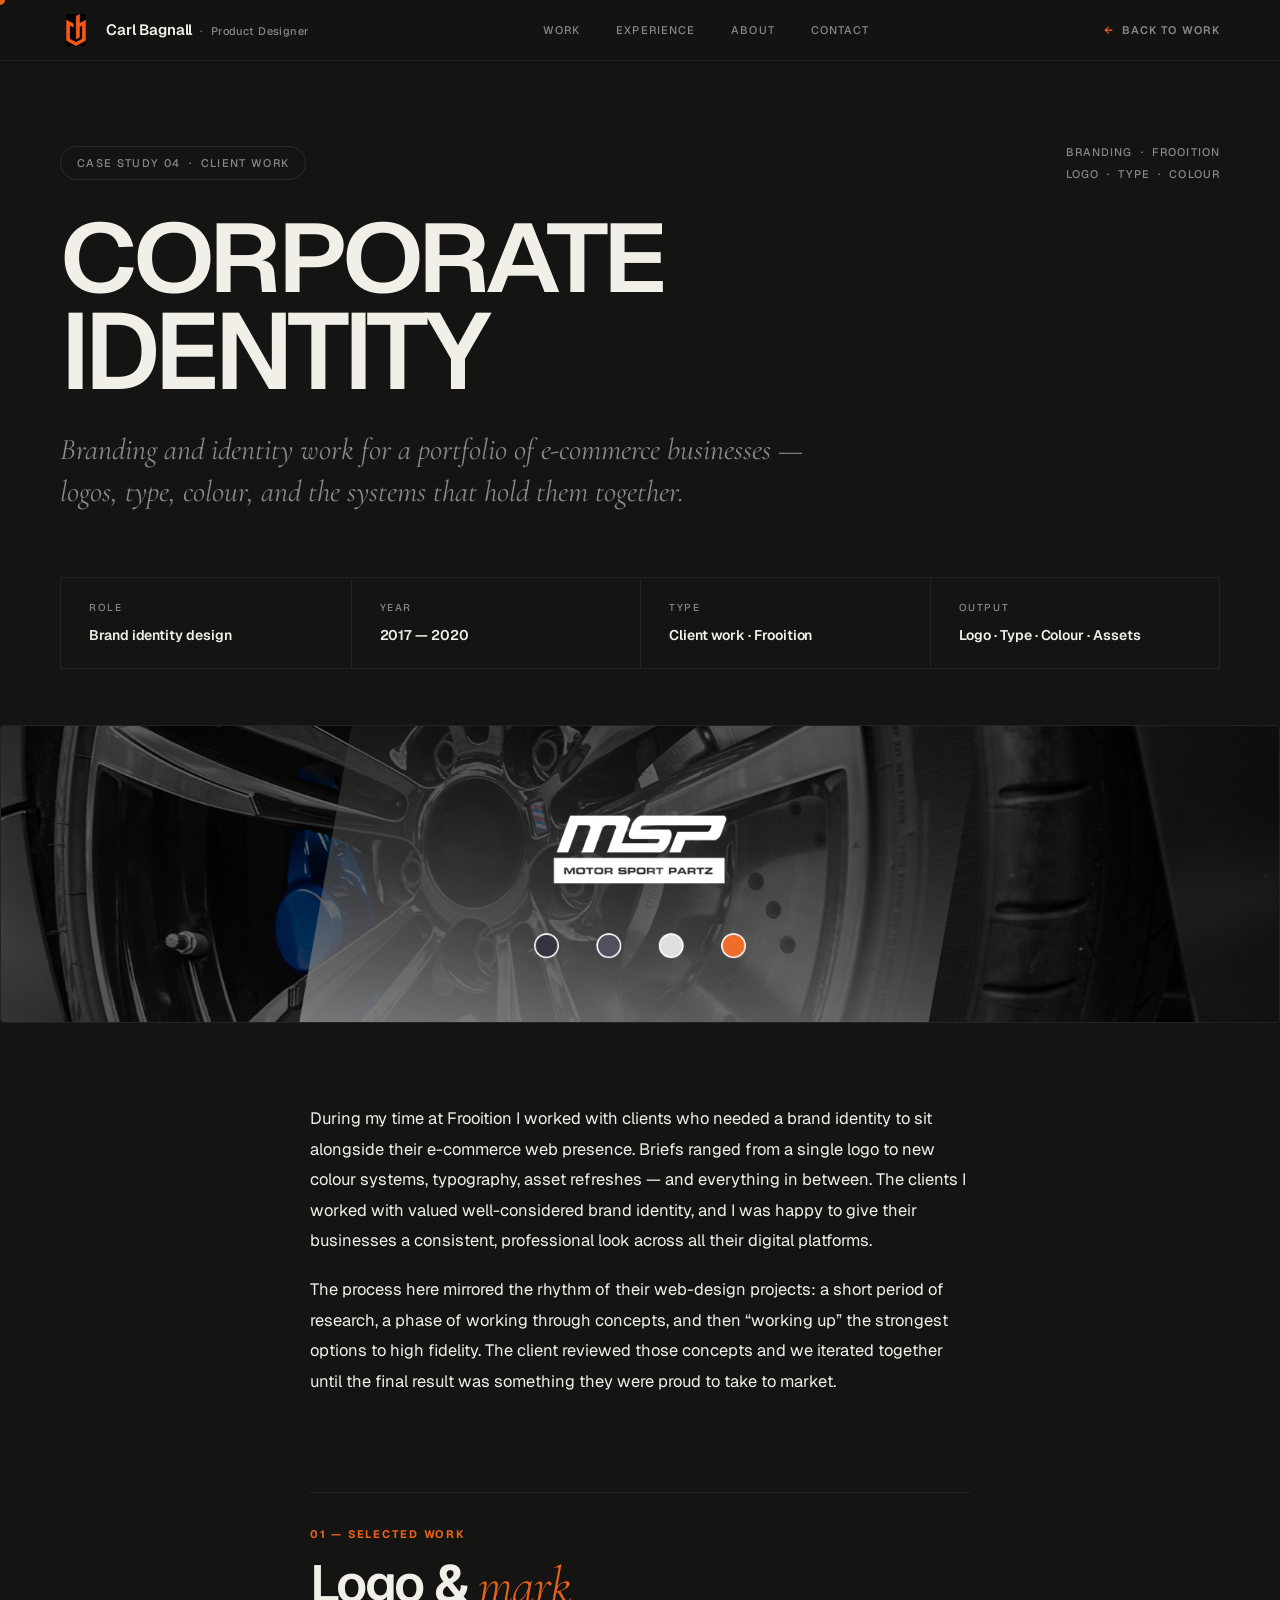
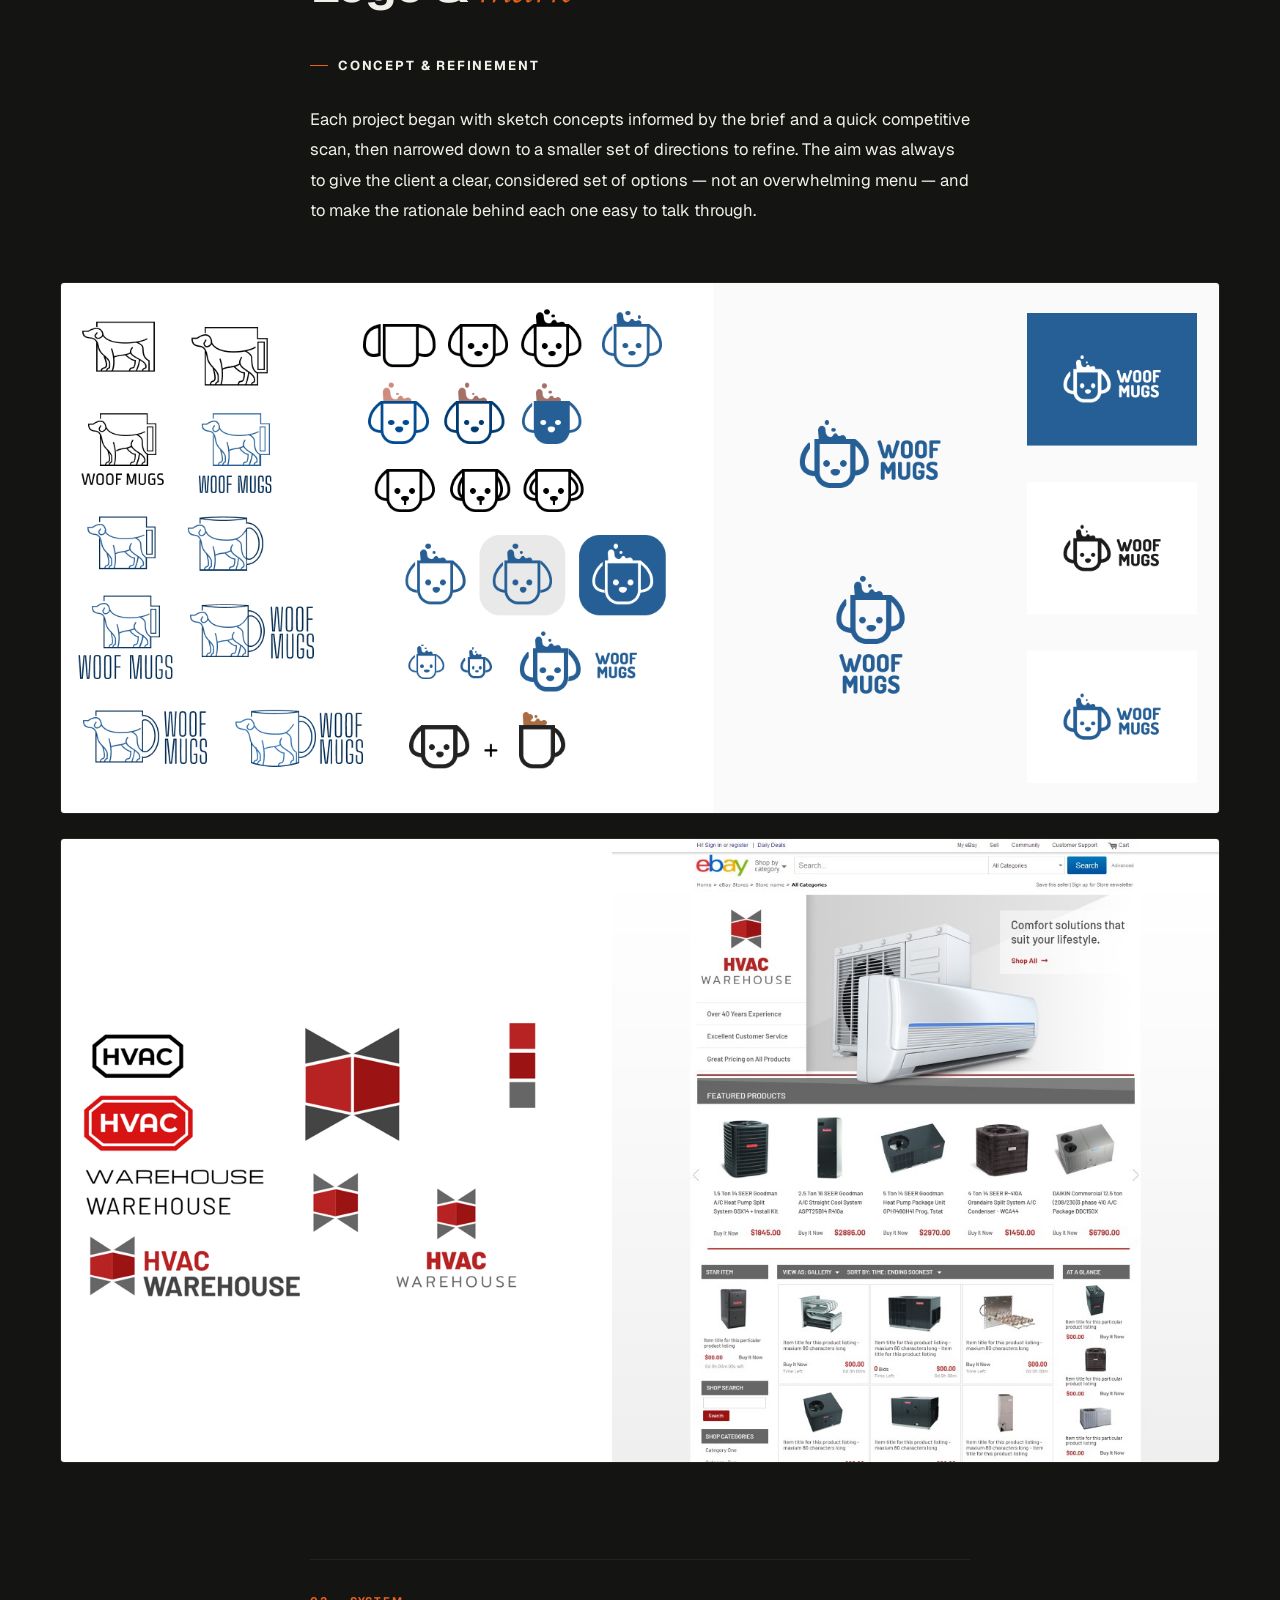
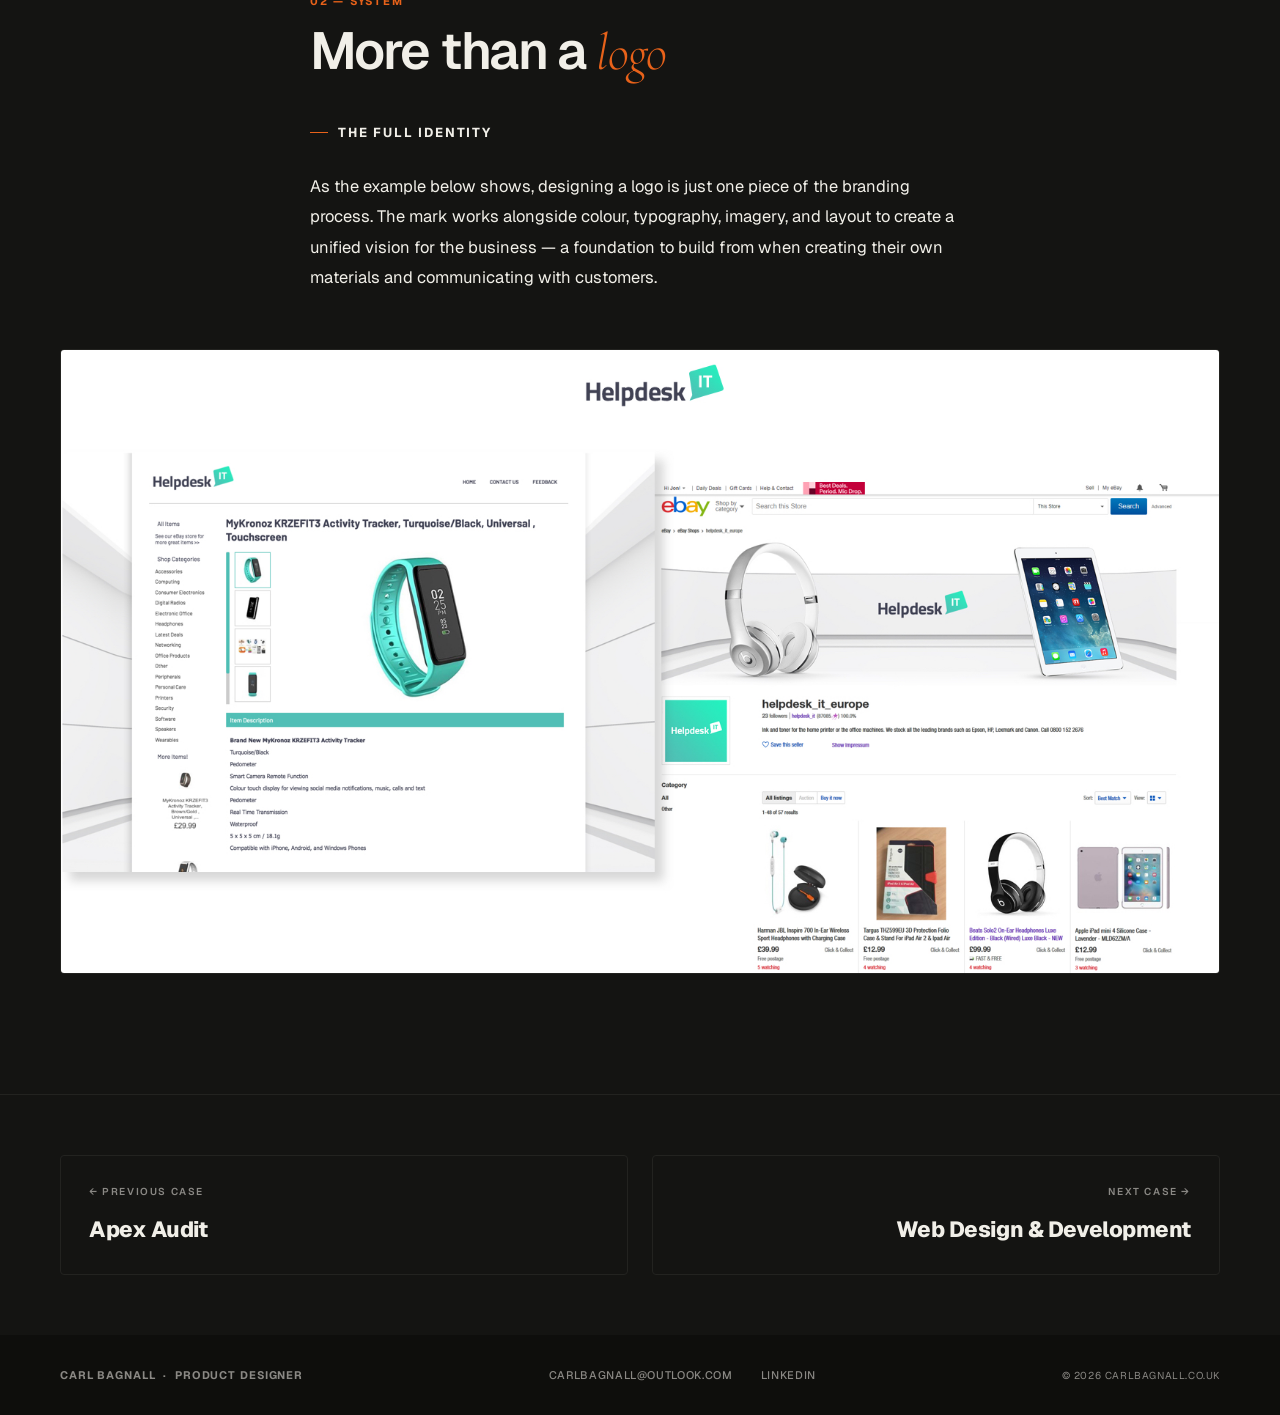
<file: identity.html>
<!DOCTYPE html>
<html lang="en-GB">
<head>
  <meta charset="UTF-8" />
  <meta name="viewport" content="width=device-width, initial-scale=1.0" />
  <meta name="description" content="Corporate Identity — branding and identity work for e-commerce businesses, by Carl Bagnall." />
  <title>Corporate Identity — Case study · Carl Bagnall</title>
  <link rel="icon" type="image/png" href="images/favicon-32x32.png" sizes="32x32" />
  <link rel="icon" type="image/png" href="images/favicon-16x16.png" sizes="16x16" />
  <link rel="preconnect" href="https://fonts.googleapis.com" />
  <link rel="preconnect" href="https://fonts.gstatic.com" crossorigin />
  <link href="https://fonts.googleapis.com/css2?family=Geist:wght@400;500;600;700;900&family=Cormorant+Garamond:ital,wght@1,300;1,400&display=swap" rel="stylesheet" />
  <link rel="stylesheet" href="case-study.css" />
</head>
<body>
  <a href="#case" class="skip-link">Skip to main content</a>
  <div class="cursor" id="cursor"></div>

  <!-- ── NAV ─────────────────────────────────────────────── -->
  <nav class="site-nav">
    <a href="index.html" class="nav-brand" aria-label="Carl Bagnall — back to home">
      <span class="nav-mark" aria-hidden="true"></span>
      <div class="nav-brand-text">
        <div class="name">Carl Bagnall</div>
        <div class="role">Product Designer</div>
      </div>
    </a>

    <div class="nav-links" role="navigation" aria-label="Main navigation">
      <a href="index.html#work">Work</a>
      <a href="index.html#experience">Experience</a>
      <a href="index.html#about">About</a>
      <a href="mailto:carlbagnall@outlook.com">Contact</a>
    </div>

    <a href="index.html#work" class="nav-back">
      <span class="arr">←</span> Back to work
    </a>
  </nav>

  <main id="case">
    <!-- ── HERO ──────────────────────────────────────────── -->
    <section class="case-hero" aria-label="Case introduction">
      <div class="case-eyebrow fade-up">
        <span class="pill">Case Study 04 &nbsp;·&nbsp; Client work</span>
        <div class="case-eyebrow-meta">
          <div>Branding &nbsp;·&nbsp; Frooition</div>
          <div>Logo &nbsp;·&nbsp; Type &nbsp;·&nbsp; Colour</div>
        </div>
      </div>

      <h1 class="case-title fade-up">
        <span class="stretch">CORPORATE</span>
        <span class="serif">identity</span>
      </h1>

      <p class="case-subtitle fade-up">
        Branding and identity work for a portfolio of e-commerce businesses — logos, type, colour, and the systems that hold them together.
      </p>

      <div class="case-meta fade-up">
        <div class="m">
          <div class="ml">Role</div>
          <div class="mv">Brand identity design</div>
        </div>
        <div class="m">
          <div class="ml">Year</div>
          <div class="mv">2017 — 2020</div>
        </div>
        <div class="m">
          <div class="ml">Type</div>
          <div class="mv">Client work · Frooition</div>
        </div>
        <div class="m">
          <div class="ml">Output</div>
          <div class="mv">Logo · Type · Colour · Assets</div>
        </div>
      </div>
    </section>

    <!-- ── HERO IMAGE ────────────────────────────────────── -->
    <section class="case-hero-img" aria-label="Hero composition">
      <img src="images/identity-main.jpg" alt="Corporate identity hero composition" />
    </section>

    <!-- ── INTRO ─────────────────────────────────────────── -->
    <article class="case-article" style="margin-top: 80px;">
      <p>
        During my time at Frooition I worked with clients who needed a brand identity to sit alongside their e-commerce web presence. Briefs ranged from a single logo to new colour systems, typography, asset refreshes — and everything in between. The clients I worked with valued well-considered brand identity, and I was happy to give their businesses a consistent, professional look across all their digital platforms.
      </p>
      <p>
        The process here mirrored the rhythm of their web-design projects: a short period of research, a phase of working through concepts, and then “working up” the strongest options to high fidelity. The client reviewed those concepts and we iterated together until the final result was something they were proud to take to market.
      </p>
    </article>

    <!-- ── 01 IDENTITY EXAMPLES ───────────────────────────── -->
    <article class="case-article">
      <h2>
        <span class="num">01 — Selected work</span>
        Logo &amp; <span class="em">mark</span>
      </h2>

      <h3>Concept &amp; refinement</h3>
      <p>Each project began with sketch concepts informed by the brief and a quick competitive scan, then narrowed down to a smaller set of directions to refine. The aim was always to give the client a clear, considered set of options — not an overwhelming menu — and to make the rationale behind each one easy to talk through.</p>
    </article>

    <figure class="case-figure">
      <img src="images/identity-3.jpg" alt="Identity concept exploration" />
    </figure>
    <figure class="case-figure">
      <img src="images/identity-2.jpg" alt="Identity refinement and applications" />
    </figure>

    <!-- ── 02 SYSTEM ──────────────────────────────────────── -->
    <article class="case-article">
      <h2>
        <span class="num">02 — System</span>
        More than a <span class="em">logo</span>
      </h2>

      <h3>The full identity</h3>
      <p>As the example below shows, designing a logo is just one piece of the branding process. The mark works alongside colour, typography, imagery, and layout to create a unified vision for the business — a foundation to build from when creating their own materials and communicating with customers.</p>
    </article>

    <figure class="case-figure">
      <img src="images/identity-1.jpg" alt="Full identity system applied to brand assets" />
    </figure>
  </main>

  <!-- ── PREV / NEXT ─────────────────────────────────────── -->
  <section class="case-nav-row" aria-label="Case navigation">
    <a href="apexaudit.html" class="nv-prev">
      <div class="nv-label">← Previous case</div>
      <div class="nv-name">Apex Audit</div>
    </a>
    <a href="webdesign.html" class="nv-next">
      <div class="nv-label">Next case →</div>
      <div class="nv-name">Web Design &amp; Development</div>
    </a>
  </section>

  <!-- ── FOOTER ──────────────────────────────────────────── -->
  <footer id="contact">
    <div class="footer-brand">
      <span>Carl Bagnall &nbsp;·&nbsp; Product Designer</span>
    </div>
    <nav class="footer-right" aria-label="Social and contact links">
      <a href="mailto:carlbagnall@outlook.com">carlbagnall@outlook.com</a>
      <a href="https://www.linkedin.com/in/carl-bagnall-45b8b7b5" target="_blank" rel="noopener">LinkedIn</a>
    </nav>
    <span class="footer-copy">© <span class="js-year">2026</span> carlbagnall.co.uk</span>
  </footer>

  <script src="case-study.js"></script>
</body>
</html>
</file>
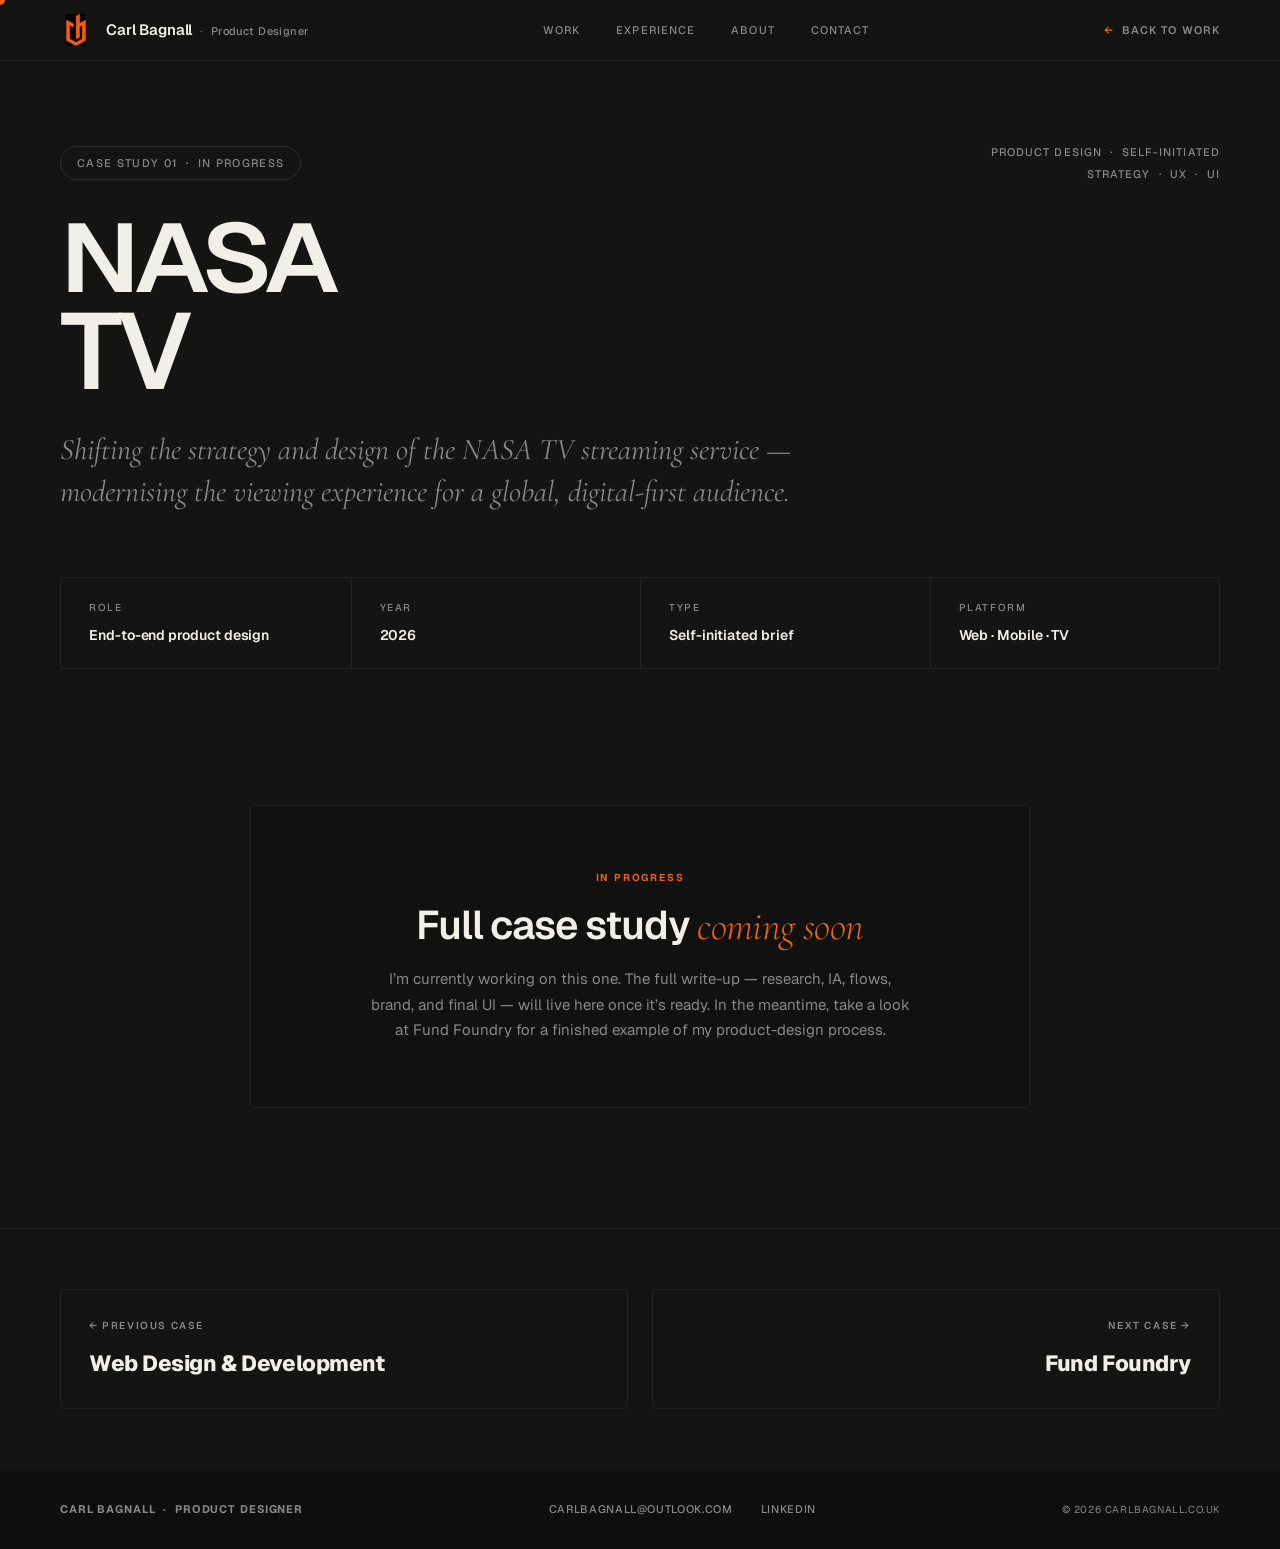
<file: nasatvcs.html>
<!DOCTYPE html>
<html lang="en-GB">
<head>
  <meta charset="UTF-8" />
  <meta name="viewport" content="width=device-width, initial-scale=1.0" />
  <meta name="description" content="NASA TV — case study by Carl Bagnall. Shifting the strategy and design of the NASA TV streaming service. Coming soon." />
  <title>NASA TV — Case study · Carl Bagnall</title>
  <link rel="icon" type="image/png" href="images/favicon-32x32.png" sizes="32x32" />
  <link rel="icon" type="image/png" href="images/favicon-16x16.png" sizes="16x16" />
  <link rel="preconnect" href="https://fonts.googleapis.com" />
  <link rel="preconnect" href="https://fonts.gstatic.com" crossorigin />
  <link href="https://fonts.googleapis.com/css2?family=Geist:wght@400;500;600;700;900&family=Cormorant+Garamond:ital,wght@1,300;1,400&display=swap" rel="stylesheet" />
  <link rel="stylesheet" href="case-study.css" />
</head>
<body>
  <a href="#case" class="skip-link">Skip to main content</a>
  <div class="cursor" id="cursor"></div>

  <!-- ── NAV ─────────────────────────────────────────────── -->
  <nav class="site-nav">
    <a href="index.html" class="nav-brand" aria-label="Carl Bagnall — back to home">
      <span class="nav-mark" aria-hidden="true"></span>
      <div class="nav-brand-text">
        <div class="name">Carl Bagnall</div>
        <div class="role">Product Designer</div>
      </div>
    </a>

    <div class="nav-links" role="navigation" aria-label="Main navigation">
      <a href="index.html#work">Work</a>
      <a href="index.html#experience">Experience</a>
      <a href="index.html#about">About</a>
      <a href="mailto:carlbagnall@outlook.com">Contact</a>
    </div>

    <a href="index.html#work" class="nav-back">
      <span class="arr">←</span> Back to work
    </a>
  </nav>

  <main id="case">
    <!-- ── HERO ──────────────────────────────────────────── -->
    <section class="case-hero" aria-label="Case introduction">
      <div class="case-eyebrow fade-up">
        <span class="pill">Case Study 01 &nbsp;·&nbsp; In progress</span>
        <div class="case-eyebrow-meta">
          <div>Product Design &nbsp;·&nbsp; Self-initiated</div>
          <div>Strategy &nbsp;·&nbsp; UX &nbsp;·&nbsp; UI</div>
        </div>
      </div>

      <h1 class="case-title fade-up">
        <span class="stretch">NASA</span>
        <span class="serif">tv</span>
      </h1>

      <p class="case-subtitle fade-up">
        Shifting the strategy and design of the NASA TV streaming service — modernising the viewing experience for a global, digital-first audience.
      </p>

      <div class="case-meta fade-up">
        <div class="m">
          <div class="ml">Role</div>
          <div class="mv">End-to-end product design</div>
        </div>
        <div class="m">
          <div class="ml">Year</div>
          <div class="mv">2026</div>
        </div>
        <div class="m">
          <div class="ml">Type</div>
          <div class="mv">Self-initiated brief</div>
        </div>
        <div class="m">
          <div class="ml">Platform</div>
          <div class="mv">Web · Mobile · TV</div>
        </div>
      </div>
    </section>

    <!-- ── COMING SOON ───────────────────────────────────── -->
    <section class="coming-soon" aria-label="Case study coming soon">
      <div class="cs-eyebrow">In progress</div>
      <h2>Full case study <span class="em">coming soon</span></h2>
      <p>
        I’m currently working on this one. The full write-up — research, IA, flows, brand, and final UI — will live here once it’s ready. In the meantime, take a look at <a href="fundfoundry.html">Fund Foundry</a> for a finished example of my product-design process.
      </p>
    </section>
  </main>

  <!-- ── PREV / NEXT ─────────────────────────────────────── -->
  <section class="case-nav-row" aria-label="Case navigation">
    <a href="webdesign.html" class="nv-prev">
      <div class="nv-label">← Previous case</div>
      <div class="nv-name">Web Design &amp; Development</div>
    </a>
    <a href="fundfoundry.html" class="nv-next">
      <div class="nv-label">Next case →</div>
      <div class="nv-name">Fund Foundry</div>
    </a>
  </section>

  <!-- ── FOOTER ──────────────────────────────────────────── -->
  <footer id="contact">
    <div class="footer-brand">
      <span>Carl Bagnall &nbsp;·&nbsp; Product Designer</span>
    </div>
    <nav class="footer-right" aria-label="Social and contact links">
      <a href="mailto:carlbagnall@outlook.com">carlbagnall@outlook.com</a>
      <a href="https://www.linkedin.com/in/carl-bagnall-45b8b7b5" target="_blank" rel="noopener">LinkedIn</a>
    </nav>
    <span class="footer-copy">© <span class="js-year">2026</span> carlbagnall.co.uk</span>
  </footer>

  <script src="case-study.js"></script>
</body>
</html>
</file>
<file: case-study.css>
/* ── Shared stylesheet for all case-study pages ───────────── */

/* ── RESET & BASE ─────────────────────────────────────────── */
*, *::before, *::after { box-sizing: border-box; margin: 0; padding: 0; }
html { scroll-behavior: smooth; }

:root {
  --bg:        #141412;
  --bg-alt:    #111110;
  --border:    #232320;
  --border-2:  #1c1c1a;
  --text:      #F1EFE8;
  --muted:     #8a8884;
  --dim:       #706e6a;
  --ghost:     #606060;
  --orange:    #E8621A;
  --orange-dk: #2a1508;
  --orange-bd: #3e1e0a;
  --green:     #1D9E75;
  --green-dk:  #0a1a14;
  --green-bd:  #0e2e20;
  --purple:    #7F77DD;
  --purple-dk: #0c0c1a;
  --purple-bd: #1a1a30;
  --font-sans: 'Geist', sans-serif;
  --font-serif:'Cormorant Garamond', serif;
}

body {
  font-family: var(--font-sans);
  background: var(--bg);
  color: var(--text);
  font-size: 16px;
  line-height: 1.5;
  -webkit-font-smoothing: antialiased;
}
a { text-decoration: none; color: inherit; }

/* ── ACCESSIBILITY ──────────────────────────────────────── */
.skip-link {
  position: absolute; top: -100%; left: 16px;
  background: var(--orange); color: #141412;
  font-size: 13px; font-weight: 700;
  padding: 10px 20px; border-radius: 0 0 6px 6px;
  z-index: 10000; letter-spacing: 0.06em; text-transform: uppercase;
  transition: top 0.2s ease;
}
.skip-link:focus { top: 0; outline: none; }
:focus-visible { outline: 2px solid var(--orange); outline-offset: 3px; border-radius: 2px; }
:focus:not(:focus-visible) { outline: none; }

/* ── CUSTOM CURSOR ──────────────────────────────────────── */
body { cursor: none; }
.cursor {
  position: fixed; width: 10px; height: 10px;
  background: var(--orange); border-radius: 50%;
  pointer-events: none; z-index: 9999;
  transform: translate(-50%, -50%);
  transition: transform 0.1s ease, width 0.2s ease, height 0.2s ease, opacity 0.2s ease;
}
.cursor.hover {
  width: 40px; height: 40px;
  background: transparent;
  border: 1.5px solid var(--orange);
  opacity: 0.6;
}

/* ── PAGE FADE-IN ──────────────────────────────────────── */
@keyframes fadeUp {
  from { opacity: 0; transform: translateY(24px); }
  to   { opacity: 1; transform: translateY(0); }
}
.fade-up { opacity: 0; animation: fadeUp 0.7s ease forwards; }
.fade-up:nth-child(1) { animation-delay: 0.05s; }
.fade-up:nth-child(2) { animation-delay: 0.15s; }
.fade-up:nth-child(3) { animation-delay: 0.25s; }
.fade-up:nth-child(4) { animation-delay: 0.35s; }

/* ── NAV ────────────────────────────────────────────────── */
nav.site-nav {
  position: sticky; top: 0; z-index: 100;
  display: flex; justify-content: space-between; align-items: center;
  padding: 14px 60px;
  background: rgba(20, 20, 18, 0.92);
  backdrop-filter: blur(12px);
  border-bottom: 0.5px solid var(--border);
}
.nav-brand {
  display: flex; align-items: center; gap: 14px;
}
.nav-brand img { height: 32px; width: auto; display: block; }
.nav-brand .nav-mark {
  display: block;
  flex-shrink: 0;
  width: 32px; height: 32px;
  background-image: url([data-uri]);
  background-size: contain;
  background-repeat: no-repeat;
  background-position: center;
}
.nav-brand-text {
  display: flex; align-items: baseline; gap: 8px;
}
.nav-brand-text .name {
  font-size: 15px; font-weight: 600;
  letter-spacing: -0.01em; color: var(--text); line-height: 1.2;
}
.nav-brand-text .role {
  font-size: 11px; color: var(--muted);
  font-weight: 500; letter-spacing: 0.04em; line-height: 1.2;
}
.nav-brand-text .role::before {
  content: '·'; margin-right: 8px; color: var(--dim);
}
.nav-links { display: flex; gap: 36px; }
.nav-links a {
  font-size: 11px; color: var(--muted);
  letter-spacing: 0.1em; text-transform: uppercase; font-weight: 500;
  transition: color 0.2s ease;
}
.nav-links a:hover { color: var(--text); }
.nav-back {
  display: inline-flex; align-items: center; gap: 8px;
  font-size: 11px; color: var(--muted);
  letter-spacing: 0.1em; text-transform: uppercase; font-weight: 600;
  transition: color 0.2s ease;
}
.nav-back:hover { color: var(--orange); }
.nav-back .arr { color: var(--orange); transition: transform 0.2s ease; }
.nav-back:hover .arr { transform: translateX(-3px); }

/* ── CASE HERO ──────────────────────────────────────────── */
main { display: block; }
.case-hero {
  padding: 80px 60px 56px;
  max-width: 1400px; margin: 0 auto;
}
.case-eyebrow {
  display: flex; justify-content: space-between; align-items: center;
  margin-bottom: 36px; gap: 24px; flex-wrap: wrap;
}
.pill {
  font-size: 11px; letter-spacing: 0.12em; text-transform: uppercase;
  color: var(--muted); border: 0.5px solid #2C2C2A;
  padding: 8px 16px; border-radius: 999px; font-weight: 500;
}
.case-eyebrow-meta {
  font-size: 11px; color: var(--muted);
  letter-spacing: 0.1em; text-transform: uppercase;
  text-align: right; line-height: 2; font-weight: 500;
}

.case-title {
  font-family: var(--font-sans);
  font-size: clamp(64px, 8.4vw, 132px);
  font-weight: 600;
  letter-spacing: -0.045em;
  line-height: 0.86;
  color: var(--text);
}
.case-title .stretch {
  display: block; transform: scaleY(0.9); transform-origin: top; line-height: 0.78;
}
.case-title .serif {
  text-transform: uppercase;
  /* colour, font-family, weight, style and tracking all inherit from .case-title */
}

.case-subtitle {
  font-family: var(--font-serif);
  font-style: italic;
  font-weight: 400;
  font-size: clamp(22px, 2.4vw, 30px);
  color: var(--muted);
  max-width: 760px;
  margin-top: 32px;
  line-height: 1.4;
}

.case-meta {
  display: grid;
  grid-template-columns: repeat(4, 1fr);
  border: 0.5px solid var(--border);
  margin-top: 64px;
}
.case-meta .m {
  padding: 22px 28px;
  border-left: 0.5px solid var(--border);
}
.case-meta .m:first-child { border-left: none; }
.case-meta .ml {
  font-size: 10px; letter-spacing: 0.16em;
  text-transform: uppercase; color: var(--muted);
  font-weight: 500; margin-bottom: 10px;
}
.case-meta .mv {
  font-size: 14px; color: var(--text);
  font-weight: 600; letter-spacing: -0.005em;
}

/* ── HERO IMAGE ────────────────────────────────────────── */
.case-hero-img {
  /*max-width: 1400px;  padding: 0 60px;*/
  margin: 0 auto;
}
.case-hero-img img {
  width: 100%; height: auto; display: block;
  border: 0.5px solid var(--border); border-radius: 4px;
}

/* ── ARTICLE ───────────────────────────────────────────── */
.case-article {
  max-width: 780px;
  margin: 0 auto;
  padding: 0 60px;
}
.case-article + .case-article { margin-top: 28px; }
.case-article > * + * { margin-top: 28px; }

.case-article p {
  font-size: 16.5px;
  line-height: 1.85;
  color: var(--text);
  font-weight: 400;
}
.case-article p + p { margin-top: 18px; }

/* Numbered insight items — each gets a divider above and a touch more breathing room */
.case-article p.insight-head {
  margin-top: 44px;
  padding-top: 28px;
  border-top: 0.5px solid var(--border);
}

.case-article h2 {
  font-family: var(--font-sans);
  font-size: clamp(32px, 4.4vw, 52px);
  font-weight: 600;
  letter-spacing: -0.03em;
  line-height: 1;
  margin-top: 96px;
  padding-top: 36px;
  border-top: 0.5px solid var(--border);
  color: var(--text);
}
.case-article h2 .num {
  font-size: 11px;
  letter-spacing: 0.16em;
  text-transform: uppercase;
  color: var(--orange);
  font-family: var(--font-sans);
  font-weight: 700;
  display: block;
  margin-bottom: 18px;
}
.case-article h2 .em {
  font-family: var(--font-serif);
  font-style: italic;
  font-weight: 300;
  color: var(--orange);
  letter-spacing: -0.015em;
}

.case-article h3 {
  font-size: 13px;
  font-weight: 700;
  letter-spacing: 0.14em;
  text-transform: uppercase;
  color: var(--text);
  margin-top: 44px;
  display: flex; align-items: center; gap: 10px;
}
.case-article h3::before {
  content: '';
  display: inline-block;
  width: 18px; height: 1px;
  background: var(--orange);
}

.case-article a:not(.case-cta) {
  color: var(--orange);
  border-bottom: 1px solid rgba(232, 98, 26, 0.4);
  transition: border-color 0.2s ease;
}
.case-article a:not(.case-cta):hover { border-bottom-color: var(--orange); }

/* ── FIGURE (full-bleed inside a 1400 max) ─────────────── */
.case-figure {
  max-width: 1400px;
  margin: 56px auto 0;
  padding: 0 60px;
}
.case-figure img {
  width: 100%; height: auto; display: block;
  border: 0.5px solid var(--border); border-radius: 4px;
}
.case-figure video {
  width: 100%; height: auto; display: block;
  border: 0.5px solid var(--border); border-radius: 4px;
  background: #000;
}
.case-figure + .case-figure { margin-top: 24px; }

/* Match the figure→h3 visual gap when a figure is followed by an article
   (whose first child may be a paragraph, h3, or anything else) */
.case-figure + .case-article { margin-top: 44px; }
.case-figure + .case-article > h3:first-child { margin-top: 0; }

/* ── PROTOTYPE CTAs ────────────────────────────────────── */
.case-cta-row {
  display: flex; flex-wrap: wrap;
  gap: 14px;
  margin-top: 36px;
}
.case-cta {
  display: inline-flex; align-items: center; gap: 12px;
  padding: 14px 22px;
  border: 0.5px solid var(--orange-bd);
  background: var(--orange-dk);
  color: var(--orange);
  font-size: 11px; letter-spacing: 0.12em; text-transform: uppercase;
  font-weight: 700;
  border-radius: 3px;
  transition: background 0.2s ease, border-color 0.2s ease, transform 0.2s ease;
}
.case-cta:hover {
  background: rgba(232,98,26,0.14);
  border-color: var(--orange);
  transform: translateY(-1px);
}
.case-cta .play {
  display: inline-block;
  width: 0; height: 0;
  border-left: 7px solid var(--orange);
  border-top: 5px solid transparent;
  border-bottom: 5px solid transparent;
}

/* ── COMING-SOON BANNER (used by NASA TV stub) ─────────── */
.coming-soon {
  max-width: 780px;
  margin: 80px auto 0;
  padding: 64px 60px;
  text-align: center;
  border: 0.5px solid var(--border);
  border-radius: 4px;
  background: var(--bg-alt);
}
.coming-soon .cs-eyebrow {
  font-size: 10px; letter-spacing: 0.18em;
  text-transform: uppercase; color: var(--orange);
  font-weight: 700;
  margin-bottom: 18px;
}
.coming-soon h2 {
  font-family: var(--font-sans);
  font-size: clamp(28px, 3.4vw, 40px);
  font-weight: 600; letter-spacing: -0.03em;
  line-height: 1.1;
  color: var(--text);
}
.coming-soon h2 .em {
  font-family: var(--font-serif);
  font-style: italic; font-weight: 300;
  color: var(--orange); letter-spacing: -0.015em;
}
.coming-soon p {
  margin-top: 18px;
  font-size: 15px; line-height: 1.7;
  color: var(--muted);
  max-width: 540px;
  margin-left: auto; margin-right: auto;
}

/* ── PREV / NEXT CASE NAV ──────────────────────────────── */
.case-nav-row {
  max-width: 1400px; margin: 120px auto 0;
  padding: 60px;
  border-top: 0.5px solid var(--border);
  display: grid; grid-template-columns: 1fr 1fr;
  gap: 24px;
}
.case-nav-row a {
  display: flex; flex-direction: column;
  padding: 28px 28px;
  border: 0.5px solid var(--border);
  border-radius: 4px;
  transition: border-color 0.25s ease, background 0.25s ease;
  position: relative;
}
.case-nav-row a:hover {
  border-color: var(--orange);
  background: rgba(232,98,26,0.04);
}
.case-nav-row a:hover .nv-name { color: var(--orange); }
.case-nav-row .nv-label {
  font-size: 10px; letter-spacing: 0.16em; text-transform: uppercase;
  color: var(--muted); font-weight: 600;
  margin-bottom: 14px;
}
.case-nav-row .nv-name {
  font-size: 22px; font-weight: 800;
  letter-spacing: -0.02em;
  transition: color 0.2s ease;
  color: var(--text);
}
.case-nav-row .nv-next { text-align: right; align-items: flex-end; }
.case-nav-row .nv-disabled {
  opacity: 0.35; pointer-events: none;
}

/* ── IMAGE LIGHTBOX ────────────────────────────────────── */
.case-figure img {
  cursor: zoom-in;
}

.lightbox {
  position: fixed;
  inset: 0;
  z-index: 500;
  background: rgba(20, 20, 18, 0.96);
  -webkit-backdrop-filter: blur(8px);
  backdrop-filter: blur(8px);
  display: flex;
  align-items: center;
  justify-content: center;
  padding: 48px;
  opacity: 0;
  pointer-events: none;
  transition: opacity 0.25s ease;
}
.lightbox.open {
  opacity: 1;
  pointer-events: auto;
}
.lightbox img {
  max-width: 100%;
  max-height: 100%;
  width: auto;
  height: auto;
  display: block;
  border: 0.5px solid var(--border);
  border-radius: 4px;
  box-shadow: 0 30px 80px rgba(0, 0, 0, 0.6);
  transform: scale(0.96);
  transition: transform 0.25s ease;
}
.lightbox.open img { transform: scale(1); }
.lightbox-close {
  position: absolute;
  top: 20px; right: 20px;
  background: transparent;
  border: 0.5px solid var(--border);
  color: var(--muted);
  font-family: var(--font-sans);
  font-size: 11px;
  letter-spacing: 0.12em;
  text-transform: uppercase;
  font-weight: 600;
  padding: 10px 16px;
  border-radius: 3px;
  transition: border-color 0.2s ease, color 0.2s ease;
}
.lightbox-close:hover {
  border-color: var(--orange);
  color: var(--orange);
}

/* ── FOOTER ────────────────────────────────────────────── */
footer {
  padding: 32px 60px;
  background: #0e0e0c;
  display: flex; justify-content: space-between; align-items: center;
}
.footer-brand {
  display: flex; align-items: center; gap: 12px;
}
.footer-brand span {
  font-size: 11px; font-weight: 700;
  letter-spacing: 0.08em; text-transform: uppercase; color: var(--muted);
}
.footer-right { display: flex; gap: 28px; align-items: center; }
.footer-right a {
  font-size: 11px; color: var(--muted);
  letter-spacing: 0.06em; text-transform: uppercase;
  font-weight: 500; transition: color 0.2s ease;
}
.footer-right a:hover { color: var(--text); }
.footer-copy {
  font-size: 10px; color: var(--muted);
  letter-spacing: 0.06em; text-transform: uppercase;
}

/* ── MOBILE ────────────────────────────────────────────── */
@media (max-width: 900px) {
  body { cursor: auto; }
  .cursor { display: none; }
  nav.site-nav { padding: 14px 24px; }
  .nav-links { display: none; }
  .case-hero { padding: 48px 24px 36px; }
  .case-hero-img { padding: 0 24px; }
  .case-article { padding: 0 24px; }
  .case-figure { padding: 0 24px; margin-top: 36px; }
  .case-meta { grid-template-columns: repeat(2, 1fr); }
  .case-meta .m:nth-child(3) { border-left: none; border-top: 0.5px solid var(--border); }
  .case-meta .m:nth-child(4) { border-top: 0.5px solid var(--border); }
  .case-eyebrow-meta { display: none; }
  .case-nav-row {
    padding: 36px 24px; grid-template-columns: 1fr;
    margin-top: 80px;
  }
  .case-nav-row .nv-next { text-align: left; align-items: flex-start; }
  .coming-soon { padding: 48px 24px; }
  footer { padding: 20px 24px; flex-direction: column; gap: 16px; text-align: center; }
  .footer-right { flex-wrap: wrap; justify-content: center; }
}
@media (max-width: 600px) {
  .case-title { font-size: 14vw; }
  .nav-brand-text .role { display: none; }
  .case-article h2 { font-size: 36px; margin-top: 72px; }
}
</file>
